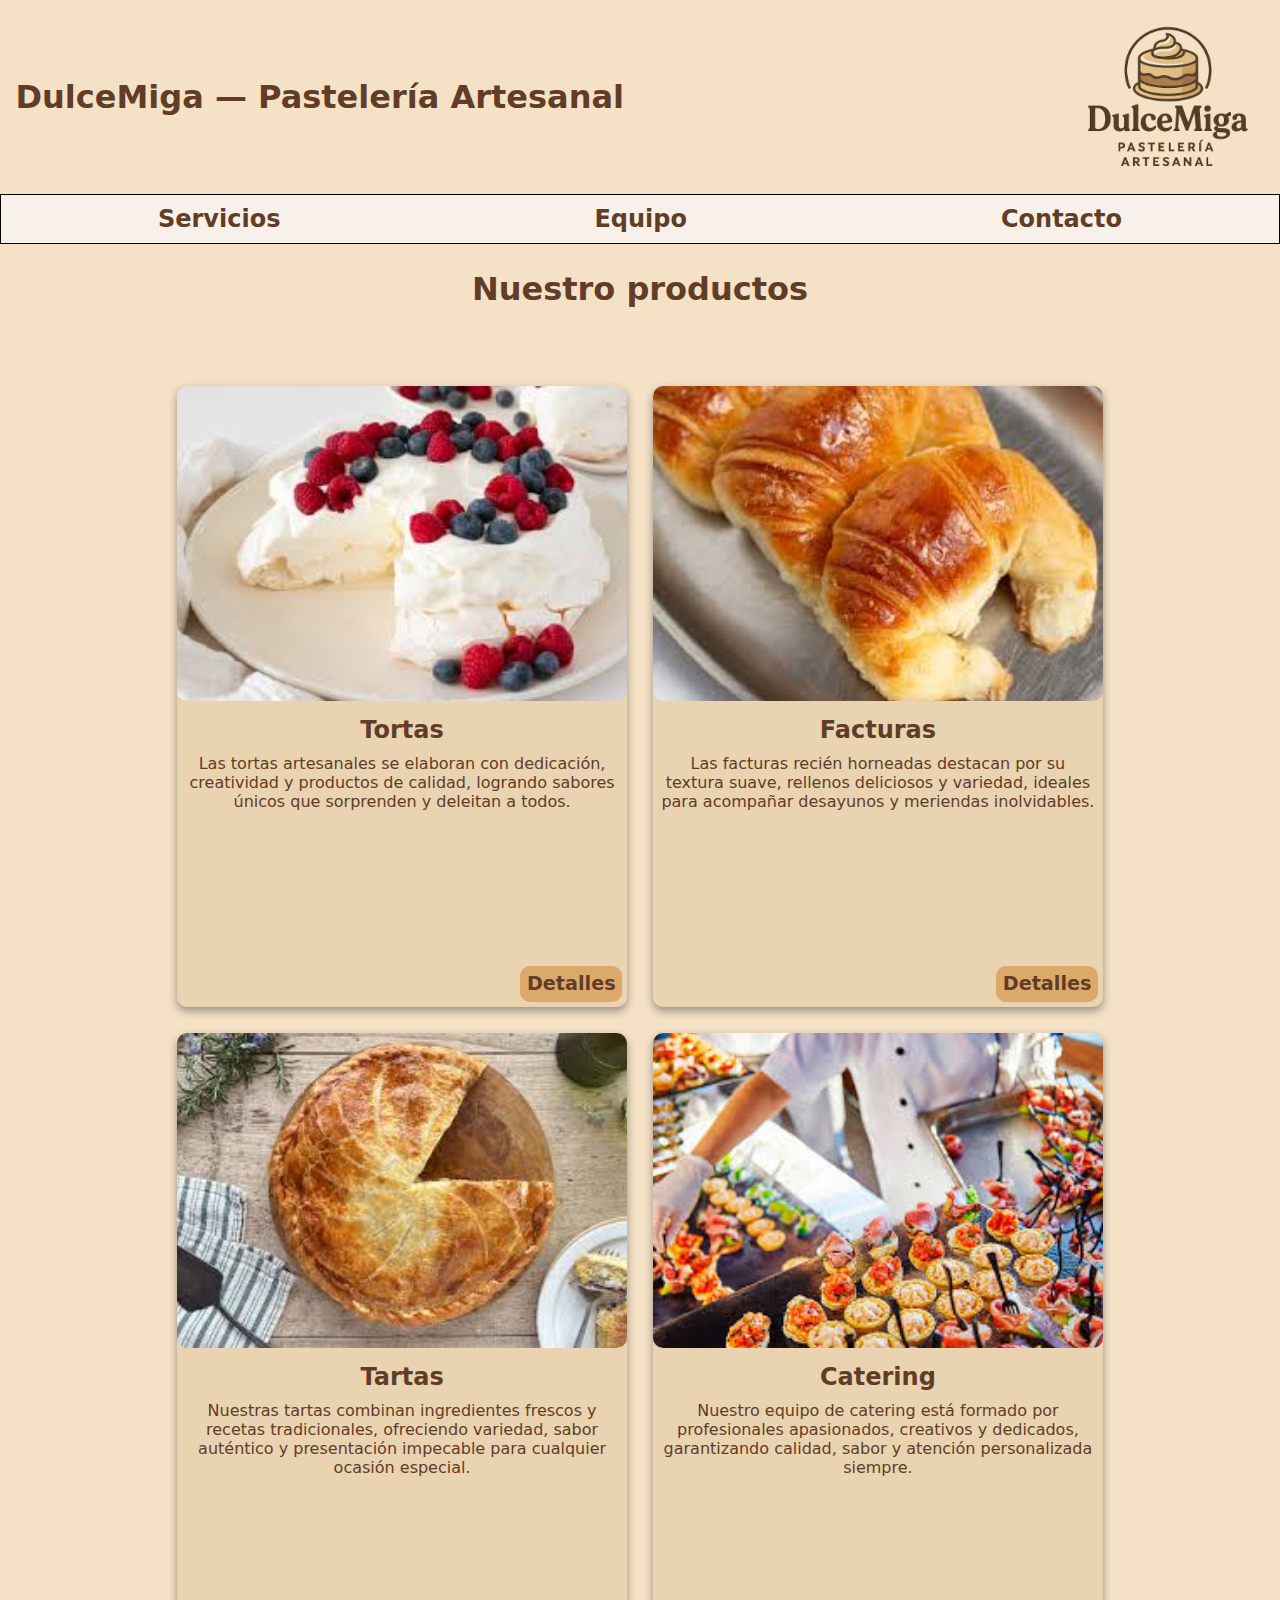
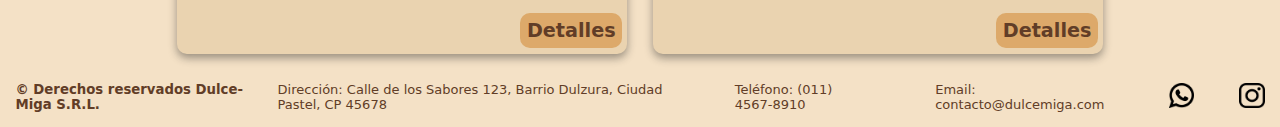
<file: index.html>
<!DOCTYPE html>
<html lang="es">
  <head>
    <meta charset="UTF-8" />
    <meta name="viewport" content="width=device-width, initial-scale=1.0" />
    <link rel="stylesheet" href="./styles/central.css" />
    <link rel="icon" href="./img/logos/muffin.png" type="image/png" />
    <title>DulceMiga — Pastelería Artesanal</title>
  </head>
  <body">
    <header>
      <div class="contenedor-nombre-logo">
        <h1>DulceMiga — Pastelería Artesanal</h1>
        <img
          class="imagen"
          src="./img/logos/logo_dulce-miga.png"
          alt="Logo de la Pastelería Artesanal, Dulce Miga."
        />
      </div>
      <nav class="navegacion">
        <ul class="navegacion__links">
          <li><a href="./pages/servicios.html">Servicios</a></li>
          <li><a href="./pages/equipo.html">Equipo</a></li>
          <li><a href="./pages/contacto.html">Contacto</a></li>
        </ul>
      </nav>
    </header>
    <main>
      <h1 class="titulo" id="titulo-principal">Nuestro productos</h1>
      <section class="card__contenedor">
        <section class="card">
          <div class="card__imagen-contenedor">
            <img
              src="./img/cards-index/tortas.jpg"
              alt="Imagen de  nuestras tortas."
              class="card__imagen"
            />
          </div>
          <div class="card__contenido">
            <h2>Tortas</h2>
            <p>
              Las tortas artesanales se elaboran con dedicación, creatividad y
              productos de calidad, logrando sabores únicos que sorprenden y
              deleitan a todos.
            </p>
          </div>
          <div class="card__detalles">
            <a href="./pages/servicios.html#tortas">Detalles</a>
          </div>
        </section>

        <section class="card">
          <div class="card__imagen-contenedor">
            <img
              src="./img/cards-index/facturas.jpg"
              alt="Imagen de  nuestras facturas."
              class="card__imagen"
            />
          </div>
          <div class="card__contenido">
            <h2>Facturas</h2>
            <p>
              Las facturas recién horneadas destacan por su textura suave,
              rellenos deliciosos y variedad, ideales para acompañar desayunos y
              meriendas inolvidables.
            </p>
          </div>
          <div class="card__detalles">
            <a href="./pages/servicios.html#facturas">Detalles</a>
          </div>
        </section>

        <section class="card">
          <div class="card__imagen-contenedor">
            <img
              src="./img/cards-index/tartas.jpg"
              alt="Imagen de  nuestras tartas."
              class="card__imagen"
            />
          </div>
          <div class="card__contenido">
            <h2>Tartas</h2>
            <p class="card__contenido-p">
              Nuestras tartas combinan ingredientes frescos y recetas
              tradicionales, ofreciendo variedad, sabor auténtico y presentación
              impecable para cualquier ocasión especial.
            </p>
          </div>
          <div class="card__detalles">
            <a href="./pages/servicios.html#tartas">Detalles</a>
          </div>
        </section>

        <section class="card">
          <div class="card__imagen-contenedor">
            <img
              src="./img/cards-index/catering.jpg"
              alt="Imagen de  nuestro equipo de catering trabajando."
              class="card__imagen"
            />
          </div>
          <div class="card__contenido">
            <h2>Catering</h2>
            <p>
              Nuestro equipo de catering está formado por profesionales
              apasionados, creativos y dedicados, garantizando calidad, sabor y
              atención personalizada siempre.
            </p>
          </div>
          <div class="card__detalles">
            <a href="./pages/servicios.html#catering">Detalles</a>
          </div>
        </section>
      </section>
    </main>
    <footer>
      <nav class="navegador-footer">
        <h5>&copy; Derechos reservados Dulce-Miga S.R.L.</h5>
        <ul class="navegador-footer__links">
          <li>
            Dirección: Calle de los Sabores 123, Barrio Dulzura, Ciudad Pastel,
            CP 45678
          </li>
          <li>Teléfono: (011) 4567-8910</li>
          <li>Email: contacto@dulcemiga.com</li>
          <li>
            <span class="navegador-footer__redes">
              <a
                target="_blank"
                href="https://wa.me/543364313350"
              >
                <img
                  src="./img/logos/whatsapp.png"
                  alt="Icono de Whatsapp"
                  class="navegador-footer__imagen"
                />
              </a>
              <a
                target="_blank"
                href="https://www.instagram.com/"
              >
                <img
                  src="./img/logos/instagram.png"
                  alt="Icono de Instagram"
                  class="navegador-footer__imagen"
                />
              </a>
            </span>
          </li>
        </ul>
      </nav>
    </footer>
  </body>
</html>
</file>
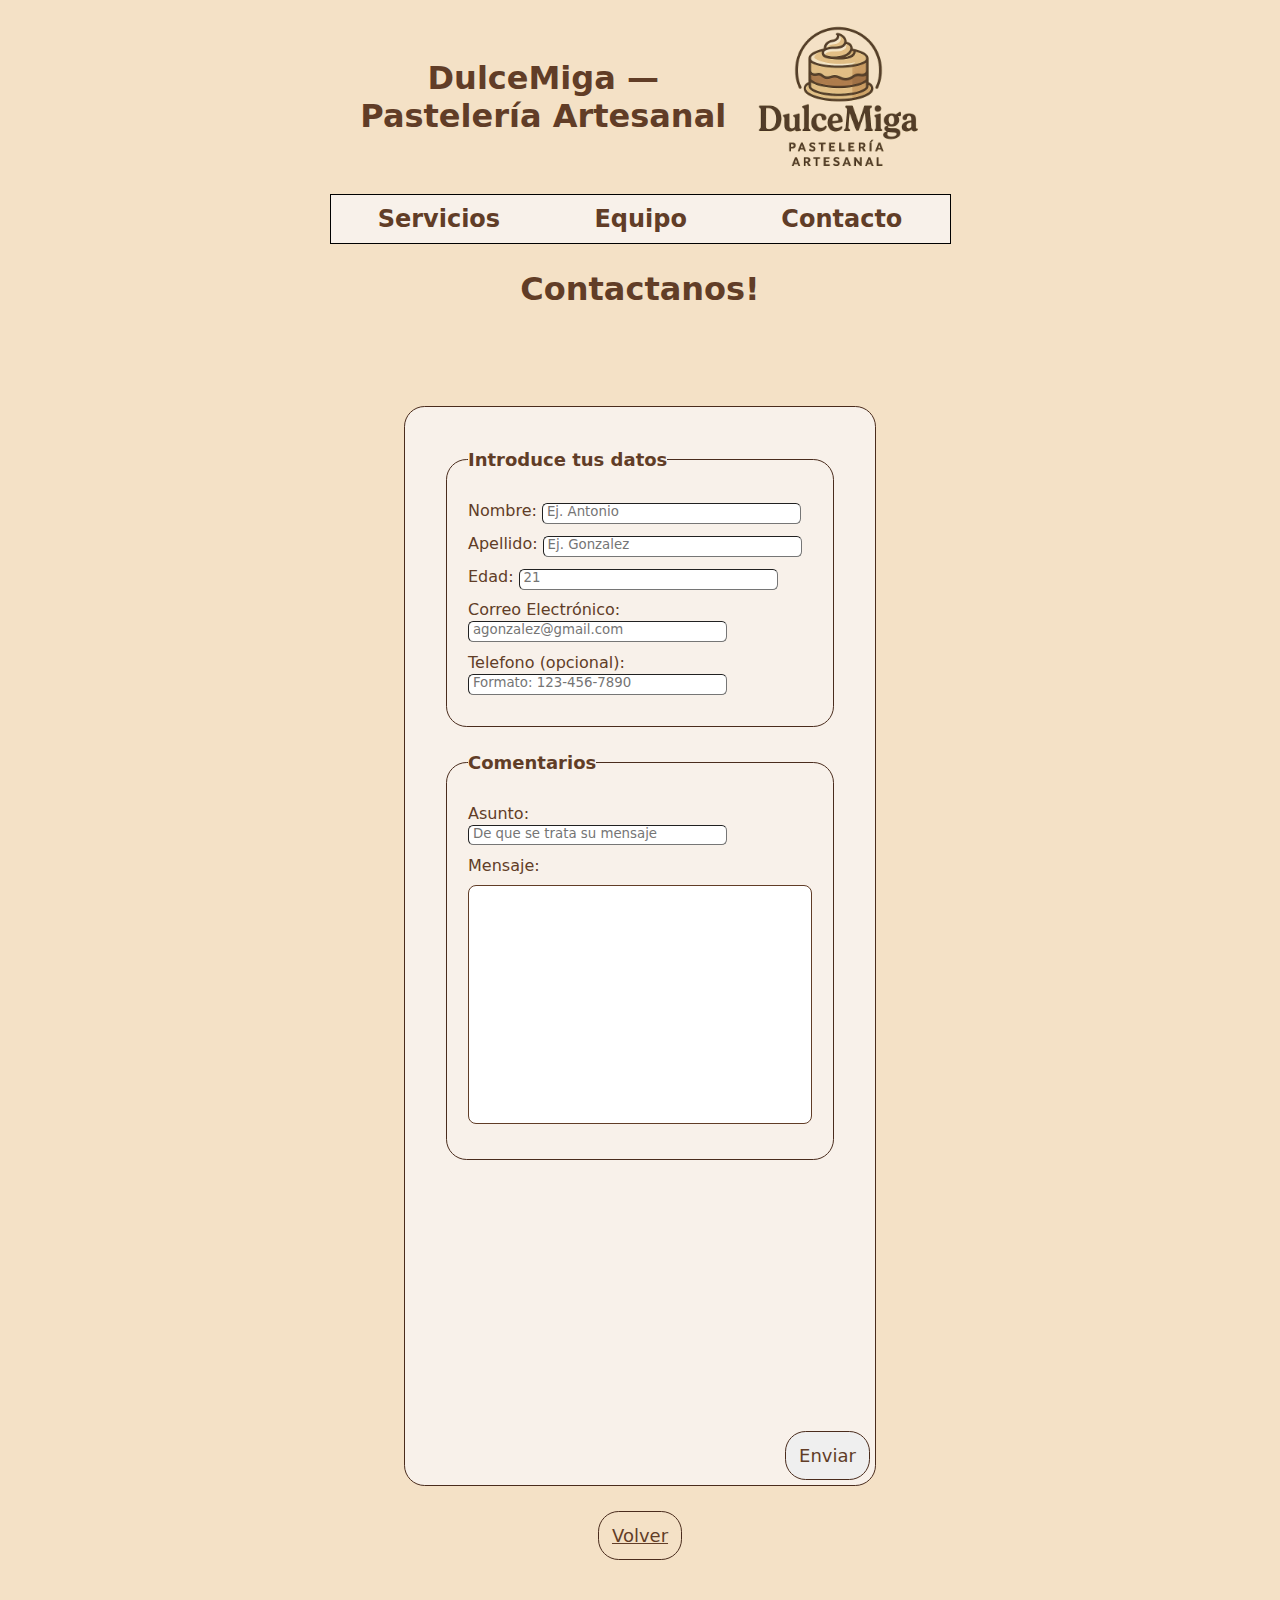
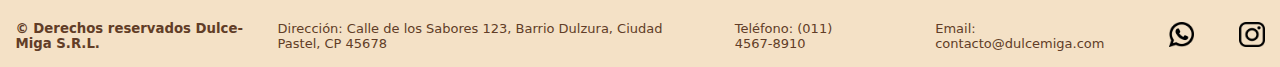
<file: pages/contacto.html>
<!DOCTYPE html>
<html lang="es">
  <head>
    <meta charset="UTF-8" />
    <meta name="viewport" content="width=device-width, initial-scale=1.0" />
    <link rel="stylesheet" href="../styles/central.css" />
    <title>Contacto</title>
  </head>
  <body class="contacto-pagina">
    <header id="contacto-header">
      <div class="contenedor-nombre-logo">
        <h1 id="nombre-logo-contacto">DulceMiga — Pastelería Artesanal</h1>
        <img
          class="imagen"
          src="../img/logos/logo_dulce-miga.png"
          alt="Logo de la Pastelería Artesanal, Dulce Miga."
        />
      </div>
      <nav class="navegacion" id="navegacion-contacto">
        <ul class="navegacion__links">
          <li><a href="../pages/servicios.html">Servicios</a></li>
          <li><a href="../pages/equipo.html">Equipo</a></li>
          <li><a href="../pages/contacto.html">Contacto</a></li>
        </ul>
      </nav>
      <h1 class="titulo">Contactanos!</h1>
    </header>
    <main>
      <form action="#" method="get" class="formulario">
        <fieldset class="formulario__datos">
          <legend class="formulario__leyenda">Introduce tus datos</legend>
          <div class="formulario__informacion">
            <label for="nombre-pila">Nombre:</label>
            <input
              class="formulario__input"
              type="text"
              name="nombre-pila"
              id="nombre-pila"
              placeholder="Ej. Antonio"
              autocomplete="name"
              maxlength="50"
              minlength="2"
              required
            />
          </div>
          <div class="formulario__informacion">
            <label for="nombre-familiar">Apellido:</label>
            <input
              class="formulario__input"
              type="text"
              name="nombre-familiar"
              id="nombre-familiar"
              placeholder="Ej. Gonzalez"
              autocomplete="family-name"
              maxlength="50"
              min="2"
              required
            />
          </div>
          <div class="formulario__informacion">
            <label for="edad">Edad:</label>
            <input
              class="formulario__input"
              type="number"
              name="edad"
              id="edad"
              placeholder="21"
              autocomplete="cc-number"
              minlength="18"
              maxlength="121"
              required
            />
          </div>
          <div class="formulario__informacion">
            <label for="correo-electronico">Correo Electrónico:</label>
            <input
              class="formulario__input"
              type="email"
              name="correo-electronico"
              id="correo-electronico"
              placeholder="agonzalez@gmail.com"
              autocomplete="email"
              minlength="10"
              maxlength="75"
              required
            />
          </div>
          <div class="formulario__informacion">
            <label for="telefono">Telefono (opcional):</label>
            <input
              class="formulario__input"
              type="tel"
              name="telefono"
              id="telefono"
              placeholder="Formato: 123-456-7890"
              pattern="[0-9]{3}-[0-9]{3}-[0-9]{4}"
              maxlength="13"
            />
          </div>
        </fieldset>
        <fieldset class="formulario__comentarios">
          <legend class="formulario__leyenda">Comentarios</legend>
          <div class="formulario__informacion">
            <label for="asunto-mensaje">Asunto:</label>
            <br />
            <input
              class="formulario__input"
              type="text"
              name="asunto-mensaje"
              id="asunto-mensaje"
              placeholder="De que se trata su mensaje"
              maxlength="30"
              required
            />
          </div>

          <div>
            <label for="mensaje">Mensaje:</label>
            <br />
            <textarea
              class="formulario__informacion"
              name="mensaje"
              id="mensaje"
              rows="15"
              cols="45"
              required
            ></textarea>
          </div>
        </fieldset>
        <div>
          <button class="formulario__btn">Enviar</button>
        </div>
      </form>
      <div class="contenedor-volver">
        <a class="volver" href="../index.html">Volver</a>
      </div>
    </main>
    <footer>
      <nav class="navegador-footer">
        <h5>&copy; Derechos reservados Dulce-Miga S.R.L.</h5>
        <ul class="navegador-footer__links">
          <li>
            Dirección: Calle de los Sabores 123, Barrio Dulzura, Ciudad Pastel,
            CP 45678
          </li>
          <li>Teléfono: (011) 4567-8910</li>
          <li>Email: contacto@dulcemiga.com</li>
          <li>
            <span class="navegador-footer__redes">
              <a target="_blank" href="https://wa.me/543364313350">
                <img
                  src="../img/logos/whatsapp.png"
                  alt="Icono de Whatsapp"
                  class="navegador-footer__imagen"
                />
              </a>
              <a target="_blank" href="https://www.instagram.com/">
                <img
                  src="../img/logos/instagram.png"
                  alt="Icono de Instagram"
                  class="navegador-footer__imagen"
                />
              </a>
            </span>
          </li>
        </ul>
      </nav>
    </footer>
  </body>
</html>
</file>
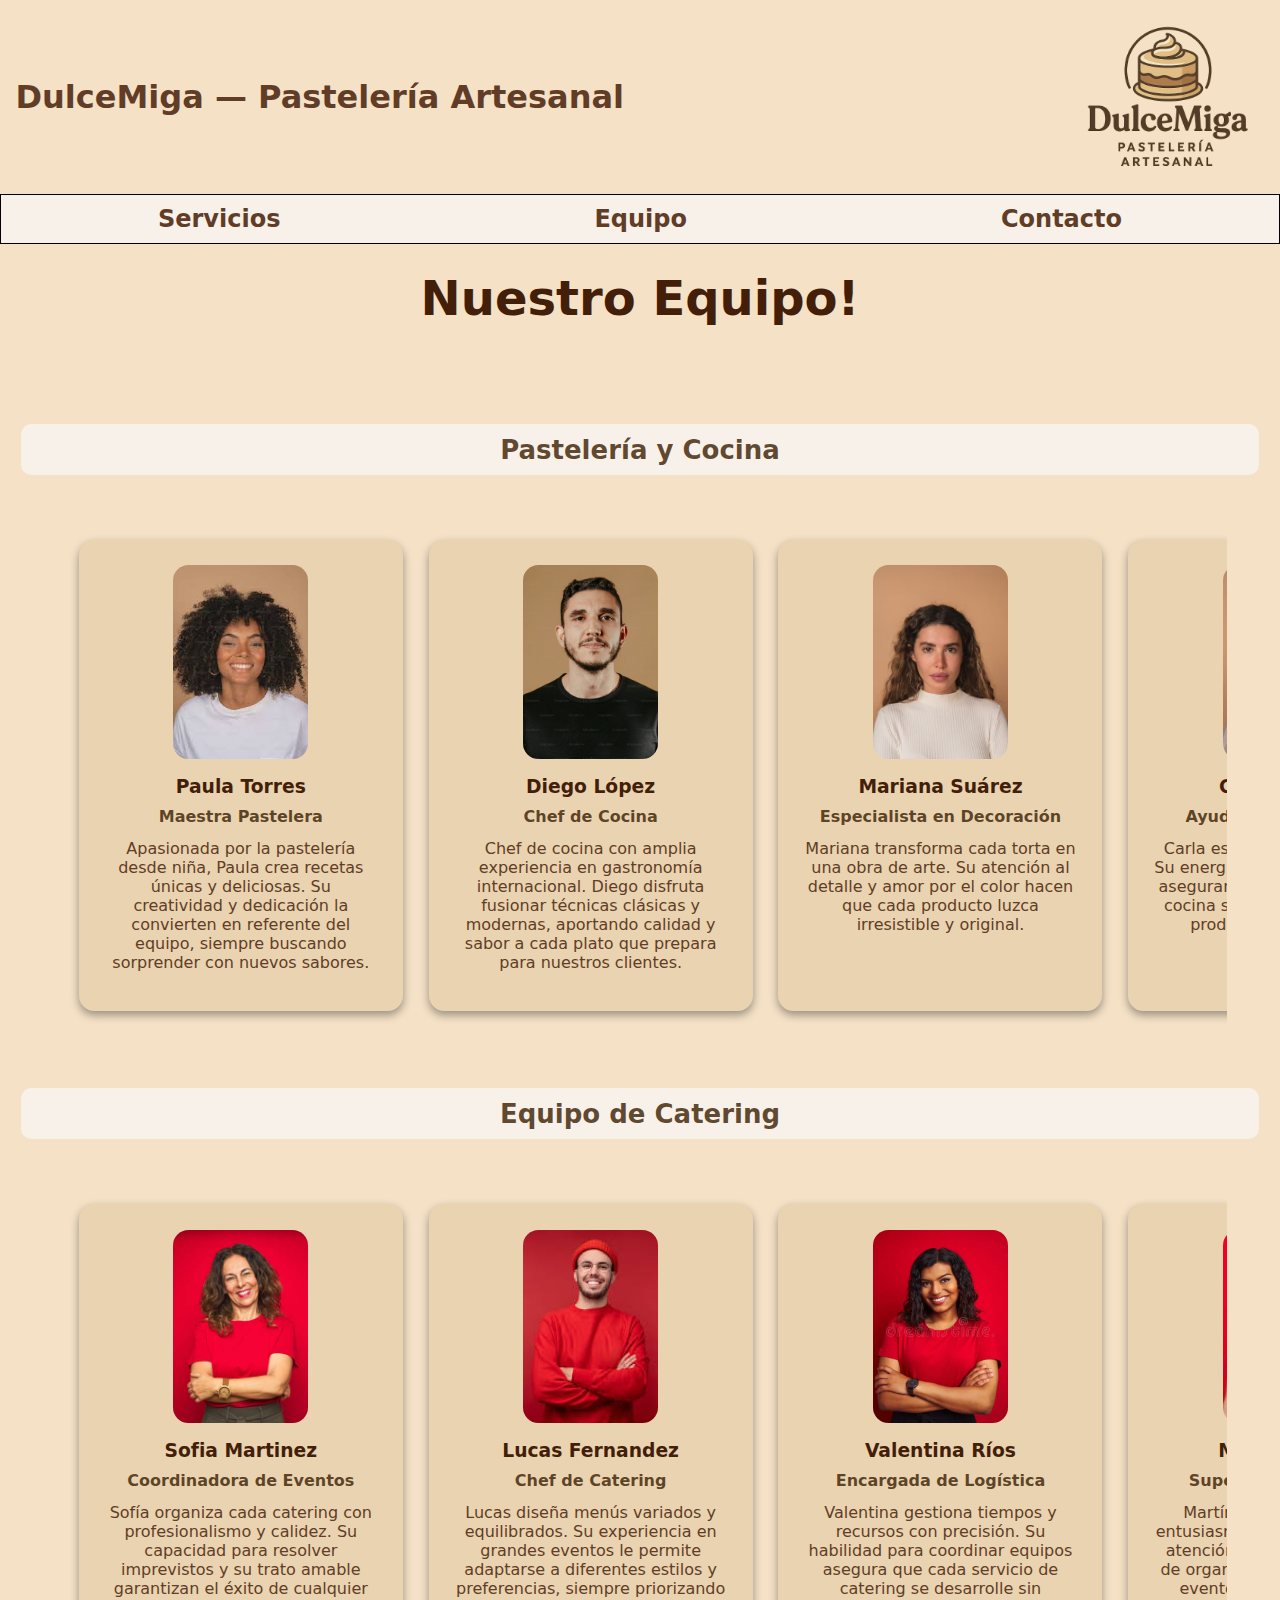
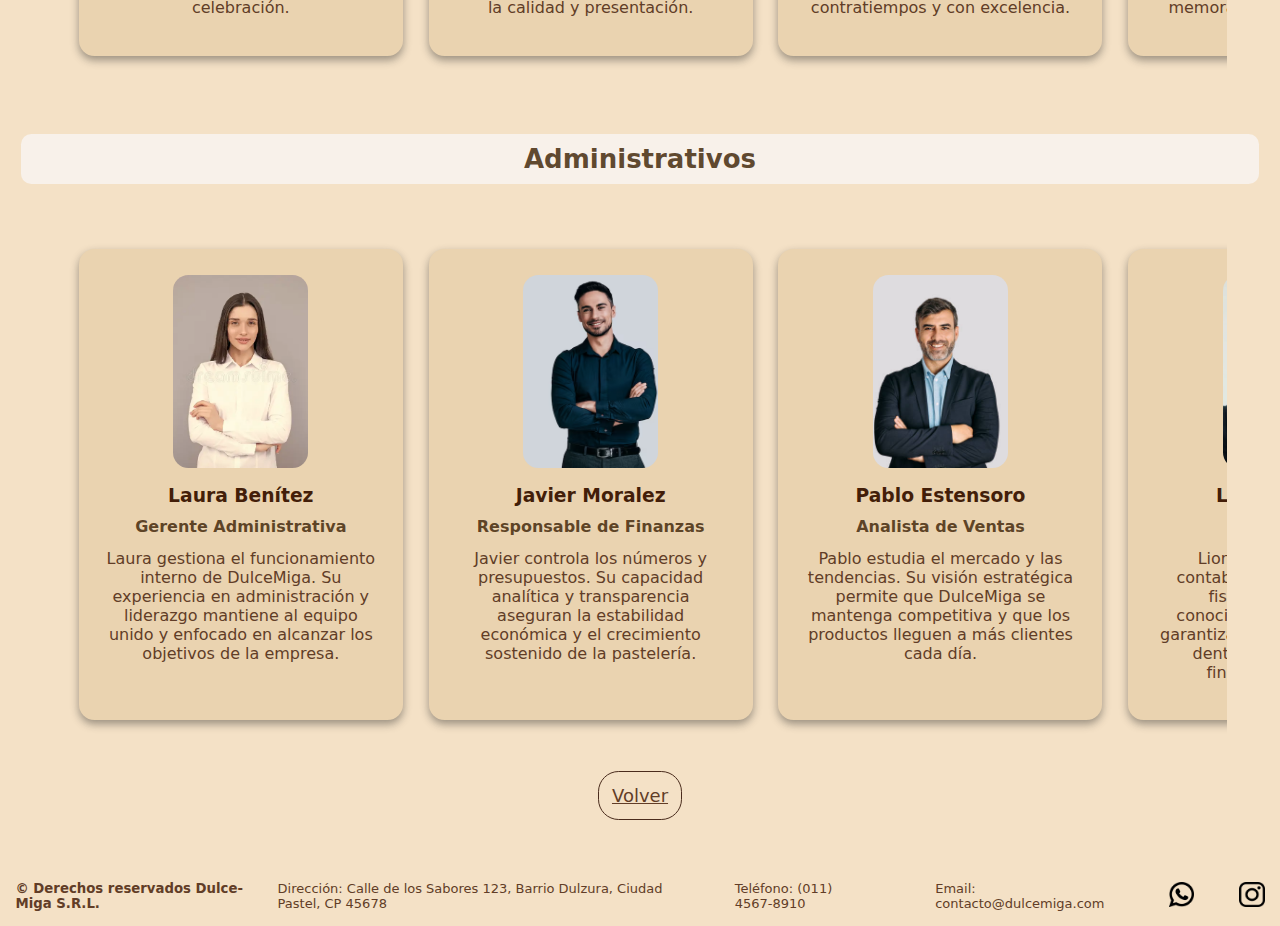
<file: pages/equipo.html>
<!DOCTYPE html>
<html lang="es">
  <head>
    <meta charset="UTF-8" />
    <meta name="viewport" content="width=device-width, initial-scale=1.0" />
    <link rel="stylesheet" href="../styles/central.css" />
    <title>Equipo</title>
  </head>
  <body>
    <header>
      <div class="contenedor-nombre-logo">
        <h1>DulceMiga — Pastelería Artesanal</h1>
        <img
          class="imagen"
          src="../img/logos/logo_dulce-miga.png"
          alt="Logo de la Pastelería Artesanal, Dulce Miga."
        />
      </div>
      <nav class="navegacion">
        <ul class="navegacion__links">
          <li><a href="../pages/servicios.html">Servicios</a></li>
          <li><a href="../pages/equipo.html">Equipo</a></li>
          <li><a href="../pages/contacto.html">Contacto</a></li>
        </ul>
      </nav>
      <h1 class="titulo-equipo">Nuestro Equipo!</h1>
    </header>
    <main>
      <section>
        <h2 class="subtitulo-equipo">Pastelería y Cocina</h2>
        <div class="contenedor-equipo">
          <div class="card-equipo">
            <img
              src="../img/personal/paula-torres.jpg"
              alt="Foto de Paula Torres, Maestra Pastelera"
            />
            <h3>Paula Torres</h3>
            <article class="">
              <h4>Maestra Pastelera</h4>
              <p>
                Apasionada por la pastelería desde niña, Paula crea recetas
                únicas y deliciosas. Su creatividad y dedicación la convierten
                en referente del equipo, siempre buscando sorprender con nuevos
                sabores.
              </p>
            </article>
          </div>

          <div class="card-equipo">
            <img
              src="../img/personal/diego-lopez.jpg"
              alt="Foto de Diego López, Chef de Cocina"
            />
            <h3>Diego López</h3>
            <article>
              <h4>Chef de Cocina</h4>
              <p>
                Chef de cocina con amplia experiencia en gastronomía
                internacional. Diego disfruta fusionar técnicas clásicas y
                modernas, aportando calidad y sabor a cada plato que prepara
                para nuestros clientes.
              </p>
            </article>
          </div>
          <div class="card-equipo">
            <img
              src="../img/personal/mariana-suarez.avif"
              alt="Foto de Mariana Suárez, Especialista en Decoración"
            />
            <h3>Mariana Suárez</h3>
            <article>
              <h4>Especialista en Decoración</h4>
              <p>
                Mariana transforma cada torta en una obra de arte. Su atención
                al detalle y amor por el color hacen que cada producto luzca
                irresistible y original.
              </p>
            </article>
          </div>
          <div class="card-equipo">
            <img
              src="../img/personal/carla-mendez.avif"
              alt="Foto de Carla Méndez, Ayudante de Pastelería"
            />
            <h3>Carla Méndez</h3>
            <article>
              <h4>Ayudante de Pastelería</h4>
              <p>
                Carla es organizada y eficiente. Su energía positiva y
                compromiso aseguran que cada jornada en la cocina sea productiva
                y que los productos mantengan su excelencia.
              </p>
            </article>
          </div>
          <div class="card-equipo">
            <img
              src="../img/personal/andres-ramirez.avif"
              alt="Foto de Andrés Ramirez, Panadero Artesanal"
            />
            <h3>Andrés Ramirez</h3>
            <article>
              <h4>Panadero Artesanal</h4>
              <p>
                Andrés domina las masas y fermentaciones. Su pasión por el pan
                fresco y los ingredientes naturales se refleja en cada pieza que
                sale del horno de DulceMiga.
              </p>
            </article>
          </div>
        </div>
      </section>
      <section>
        <h2 class="subtitulo-equipo">Equipo de Catering</h2>
        <div class="contenedor-equipo">
          <div class="card-equipo">
            <img
              src="../img/personal/sofia-martinez.jpg"
              alt="Foto de Sofia Martinez, Coordinadora de Eventos"
            />
            <h3>Sofia Martinez</h3>
            <article>
              <h4>Coordinadora de Eventos</h4>
              <p>
                Sofía organiza cada catering con profesionalismo y calidez. Su
                capacidad para resolver imprevistos y su trato amable garantizan
                el éxito de cualquier celebración.
              </p>
            </article>
          </div>
          <div class="card-equipo">
            <img
              src="../img/personal/lucas-fernandez.jpg"
              alt="Foto de Lucas Fernandez, Chef de Catering"
            />
            <h3>Lucas Fernandez</h3>
            <article>
              <h4>Chef de Catering</h4>
              <p>
                Lucas diseña menús variados y equilibrados. Su experiencia en
                grandes eventos le permite adaptarse a diferentes estilos y
                preferencias, siempre priorizando la calidad y presentación.
              </p>
            </article>
          </div>
          <div class="card-equipo">
            <img
              src="../img/personal/valentina-rios.webp"
              alt="Foto de Valentina Ríos, Encargada de Logística"
            />
            <h3>Valentina Ríos</h3>
            <article>
              <h4>Encargada de Logística</h4>
              <p>
                Valentina gestiona tiempos y recursos con precisión. Su
                habilidad para coordinar equipos asegura que cada servicio de
                catering se desarrolle sin contratiempos y con excelencia.
              </p>
            </article>
          </div>
          <div class="card-equipo">
            <img
              src="../img/personal/martin-castro.jpg"
              alt="Foto de Martín Castro, Supervisor de Servicio"
            />
            <h3>Martín Castro</h3>
            <article>
              <h4>Supervisor de Servicio</h4>
              <p>
                Martín lidera al equipo con entusiasmo y responsabilidad. Su
                atención al cliente y capacidad de organización hacen que cada
                evento sea una experiencia memorable para los invitados.
              </p>
            </article>
          </div>
          <div class="card-equipo">
            <img
              src="../img/personal/camila-gomez.jpg"
              alt="Foto de Camila Gómez, Asistente de Catering"
            />
            <h3>Camila Gómez</h3>
            <article>
              <h4>Asistente de Catering</h4>
              <p>
                Camila apoya en la preparación y montaje de los servicios. Su
                dedicación y buena predisposición contribuyen a que todo salga
                perfecto y los clientes queden satisfechos.
              </p>
            </article>
          </div>
        </div>
      </section>
      <section>
        <h2 class="subtitulo-equipo">Administrativos</h2>
        <div class="contenedor-equipo">
          <div class="card-equipo">
            <img
              src="../img/personal/laura-benitez.webp"
              alt="Foto de Laura Benítez, Gerente Administrativa"
            />
            <h3>Laura Benítez</h3>
            <article>
              <h4>Gerente Administrativa</h4>
              <p>
                Laura gestiona el funcionamiento interno de DulceMiga. Su
                experiencia en administración y liderazgo mantiene al equipo
                unido y enfocado en alcanzar los objetivos de la empresa.
              </p>
            </article>
          </div>
          <div class="card-equipo">
            <img
              src="../img/personal/javier-morales.jpg"
              alt="Foto de Javier Morales, Responsable de Finanzas"
            />
            <h3>Javier Moralez</h3>
            <article>
              <h4>Responsable de Finanzas</h4>
              <p>
                Javier controla los números y presupuestos. Su capacidad
                analítica y transparencia aseguran la estabilidad económica y el
                crecimiento sostenido de la pastelería.
              </p>
            </article>
          </div>

          <div class="card-equipo">
            <img
              src="../img/personal/pablo-estensoro.jpg"
              alt="Foto de Pablo Estensoro, Analista de Ventas"
            />
            <h3>Pablo Estensoro</h3>
            <article>
              <h4>Analista de Ventas</h4>
              <p>
                Pablo estudia el mercado y las tendencias. Su visión estratégica
                permite que DulceMiga se mantenga competitiva y que los
                productos lleguen a más clientes cada día.
              </p>
            </article>
          </div>
          <div class="card-equipo">
            <img
              src="../img/personal/lionel-aguirre.webp"
              alt="Foto de Lionel Aguirre, Contador"
            />
            <h3>Lionel Aguirre</h3>
            <article>
              <h4>Contador</h4>
              <p>
                Lionel se encarga de la contabilidad y cumplimiento fiscal. Su
                precisión y conocimiento en normativas garantizan que DulceMiga
                opere dentro del marco legal y financiero adecuado.
              </p>
            </article>
          </div>

          <div class="card-equipo">
            <img
              src="../img/personal/monica-diaz.jpg"
              alt="Foto de Monica Díaz, Secretaria Ejecutiva"
            />
            <h3>Monica Díaz</h3>
            <article>
              <h4>Secretaria Ejecutiva</h4>
              <p>
                Mónica organiza agendas y comunicaciones. Su eficiencia y
                cordialidad facilitan el trabajo diario, asegurando que cada
                área funcione en armonía y sin inconvenientes.
              </p>
            </article>
          </div>
        </div>
      </section>
      <div class="contenedor-volver">
        <a class="volver" href="../index.html">Volver</a>
      </div>
    </main>
     <footer>
      <nav class="navegador-footer">
        <h5>&copy; Derechos reservados Dulce-Miga S.R.L.</h5>
        <ul class="navegador-footer__links">
          <li>
            Dirección: Calle de los Sabores 123, Barrio Dulzura, Ciudad Pastel,
            CP 45678
          </li>
          <li>Teléfono: (011) 4567-8910</li>
          <li>Email: contacto@dulcemiga.com</li>
          <li>
            <span class="navegador-footer__redes">
              <a
                target="_blank"
                href="https://wa.me/543364313350"
              >
                <img
                  src="../img/logos/whatsapp.png"
                  alt="Icono de Whatsapp"
                  class="navegador-footer__imagen"
                />
              </a>
              <a
                target="_blank"
                href="https://www.instagram.com/"
              >
                <img
                  src="../img/logos/instagram.png"
                  alt="Icono de Instagram"
                  class="navegador-footer__imagen"
                />
              </a>
            </span>
          </li>
        </ul>
      </nav>
    </footer>
  </body>
</html>
</file>
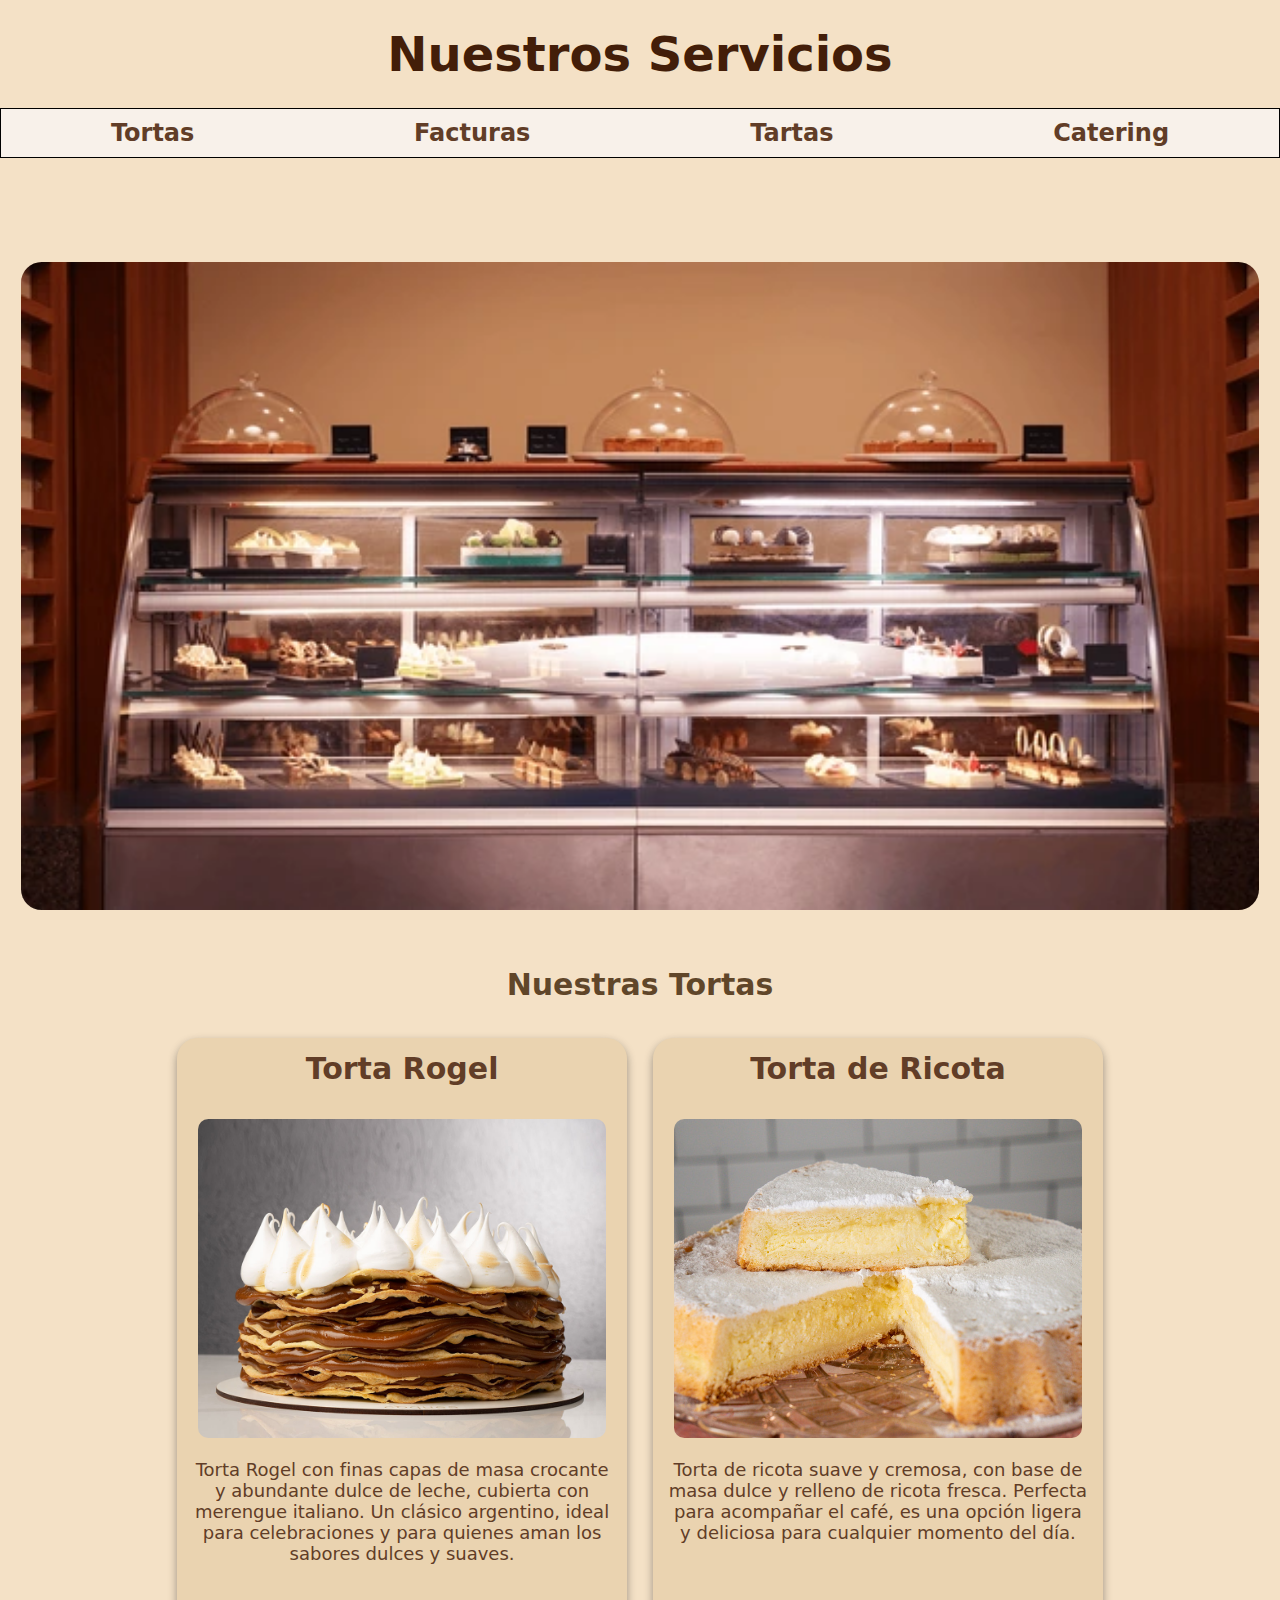
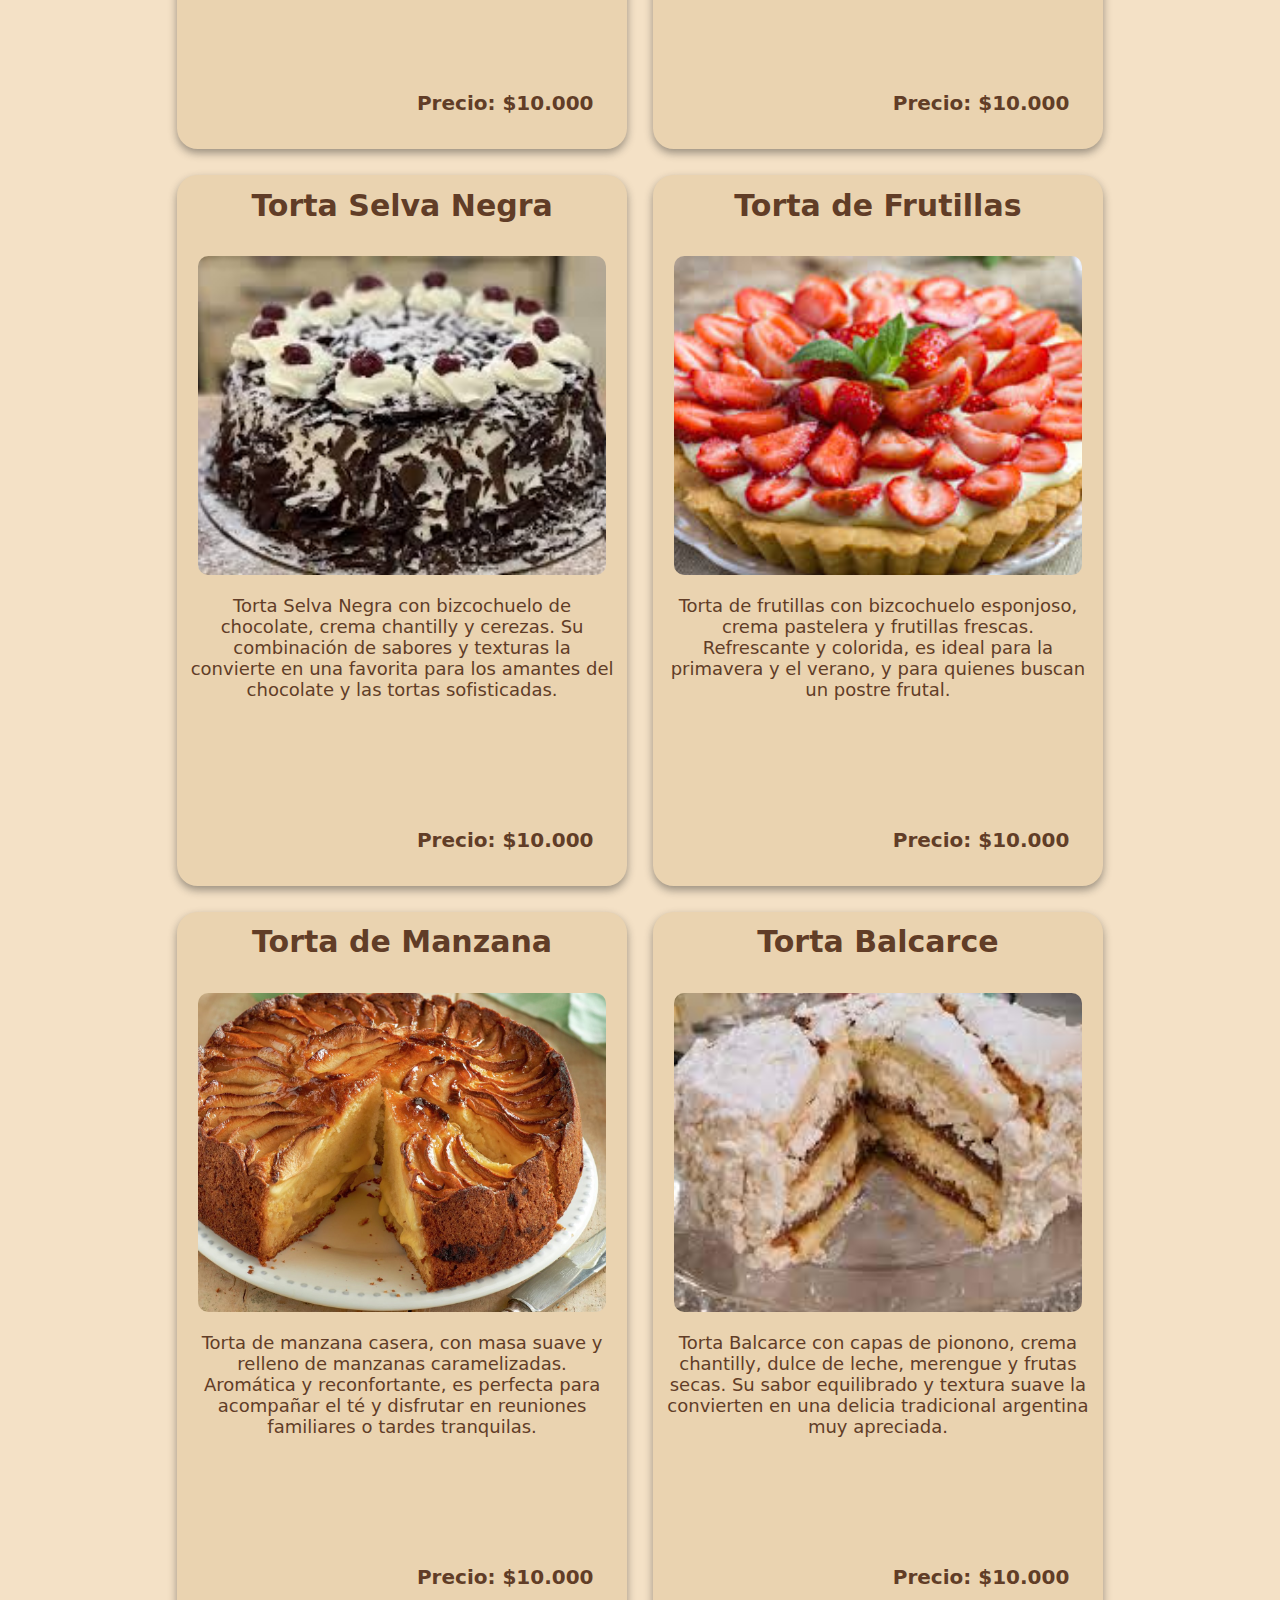
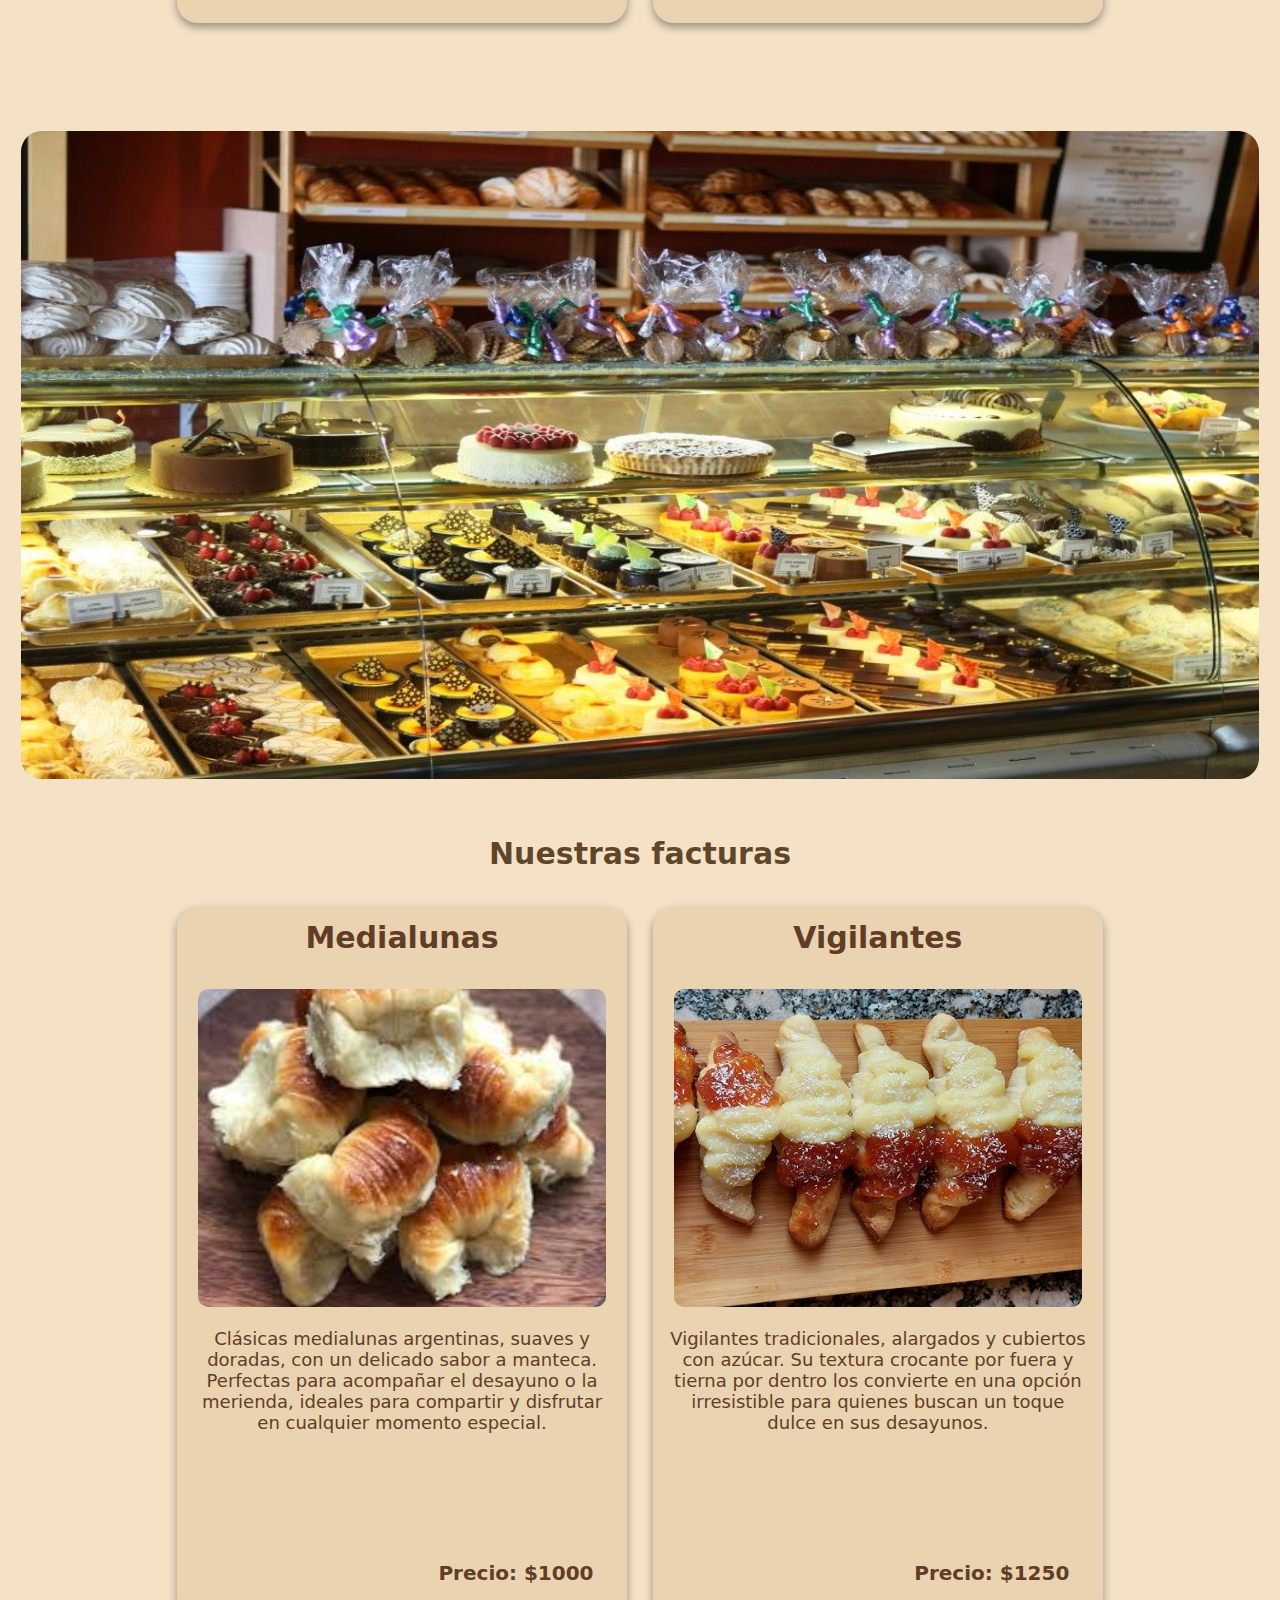
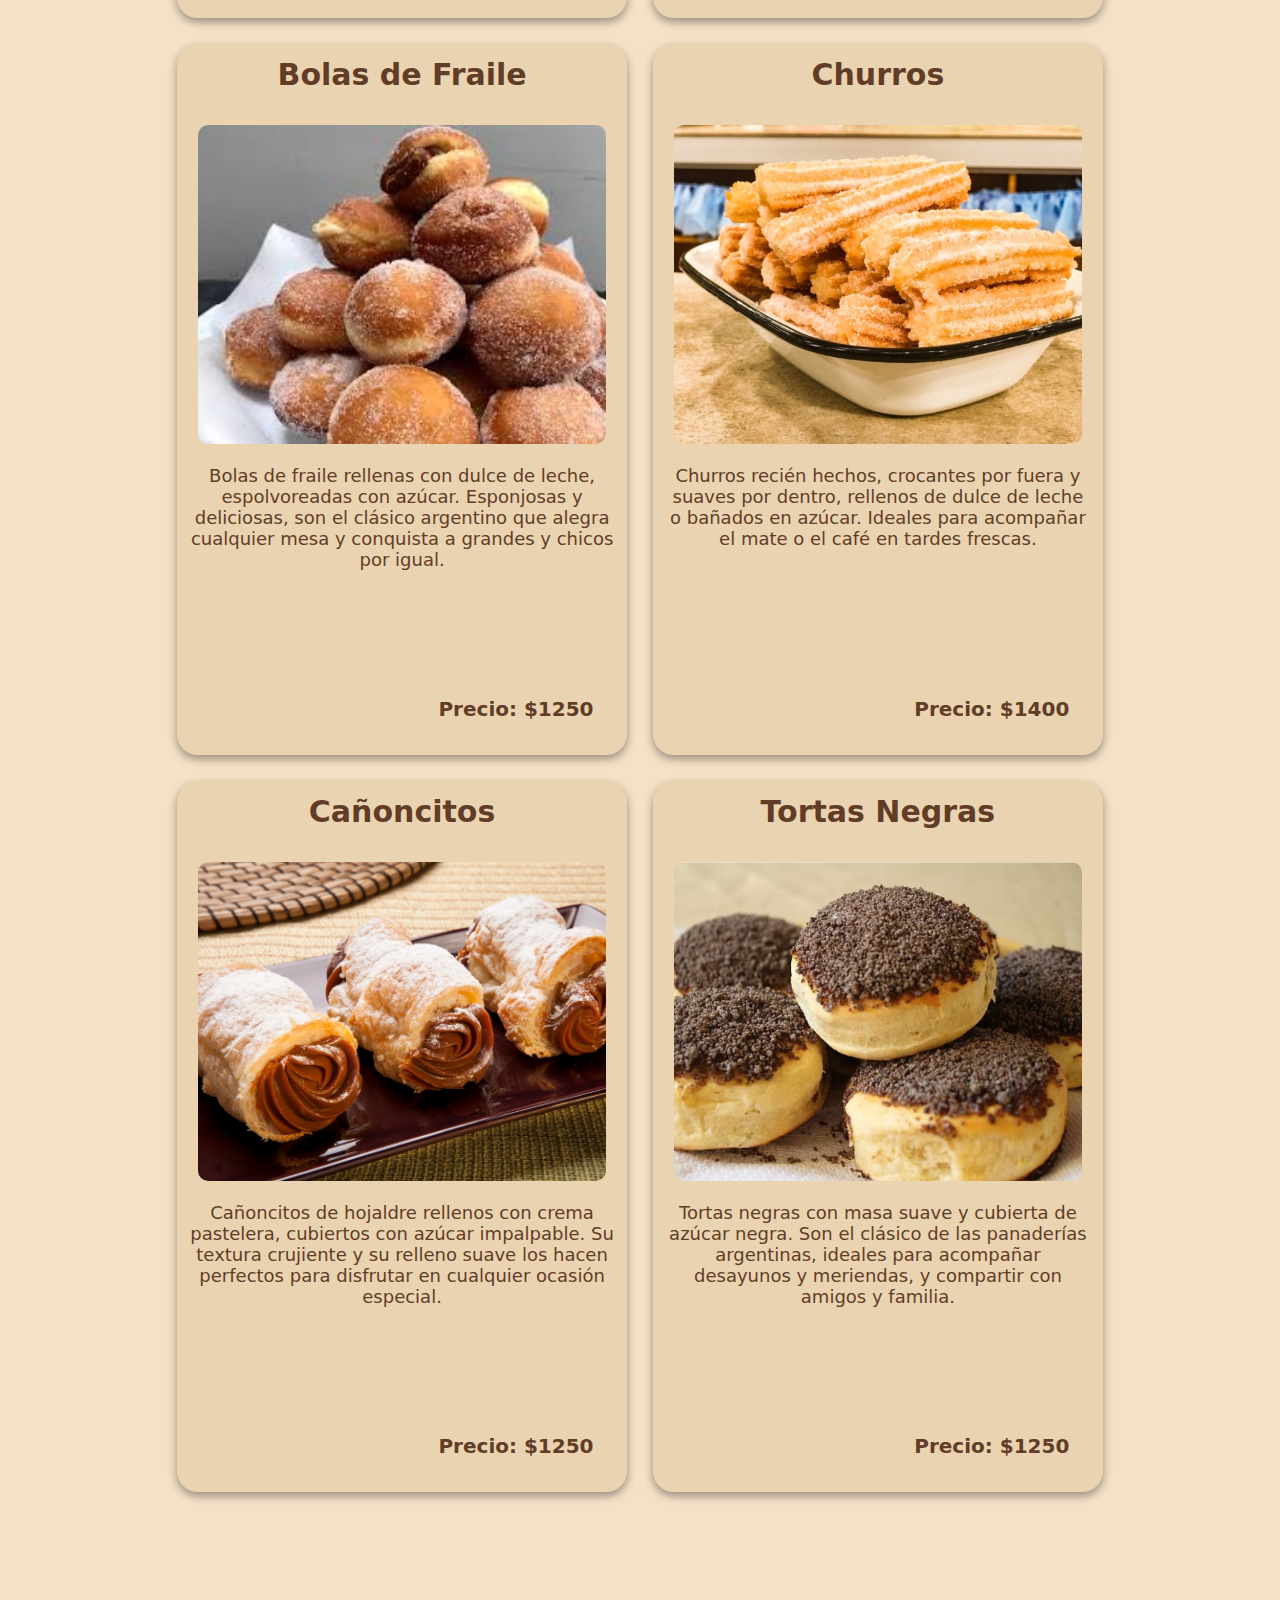
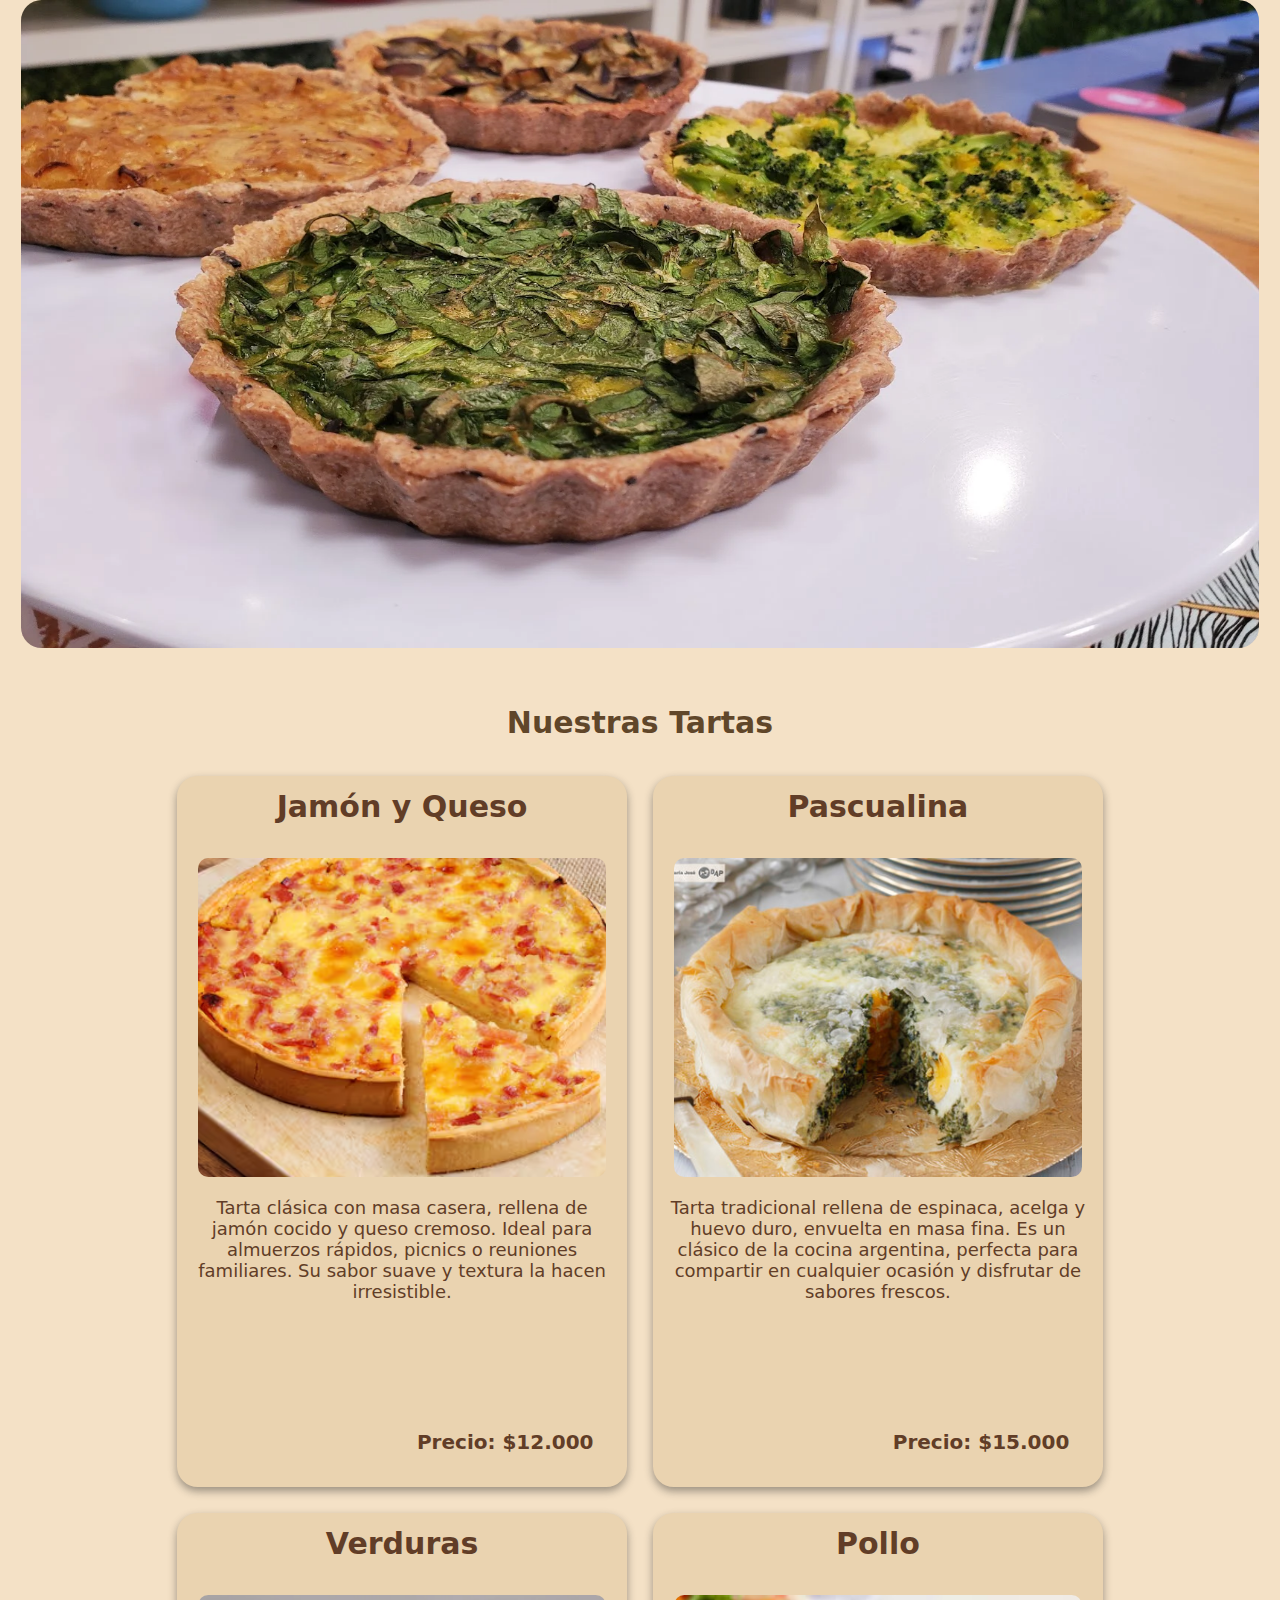
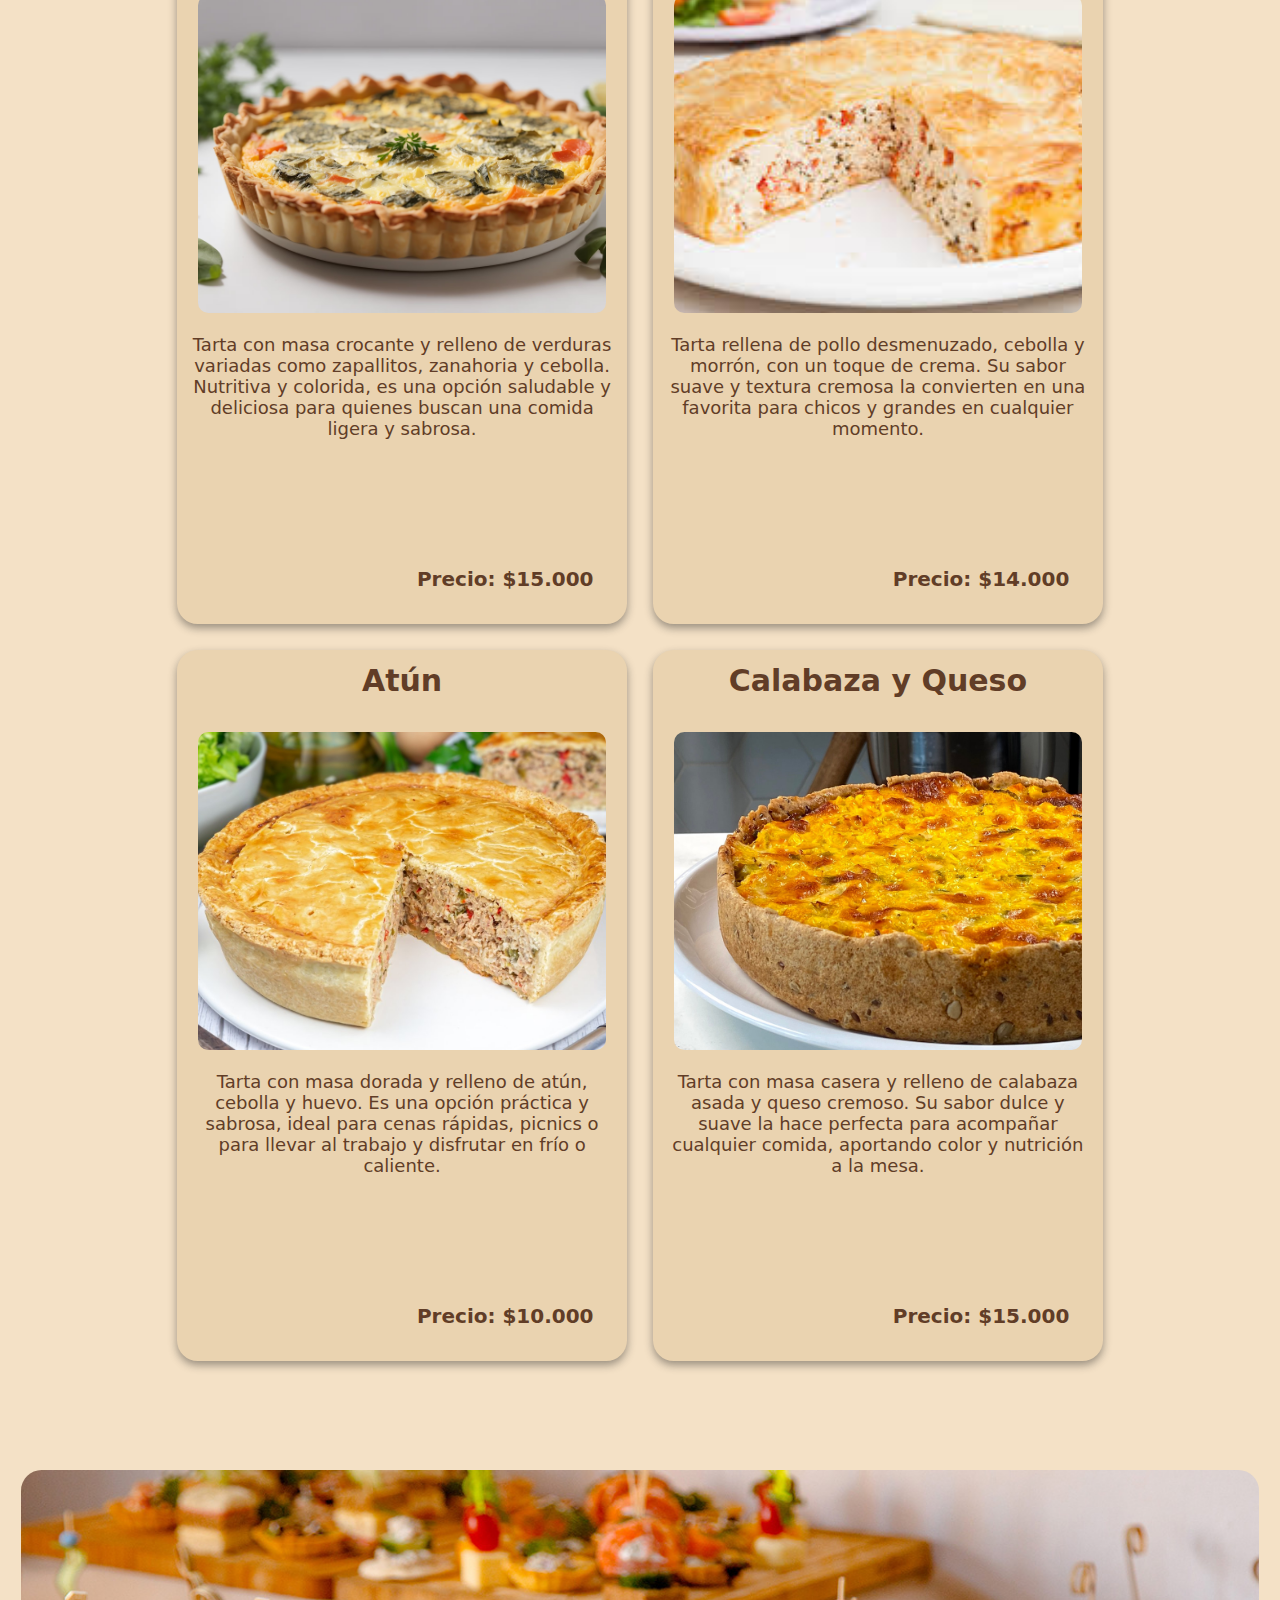
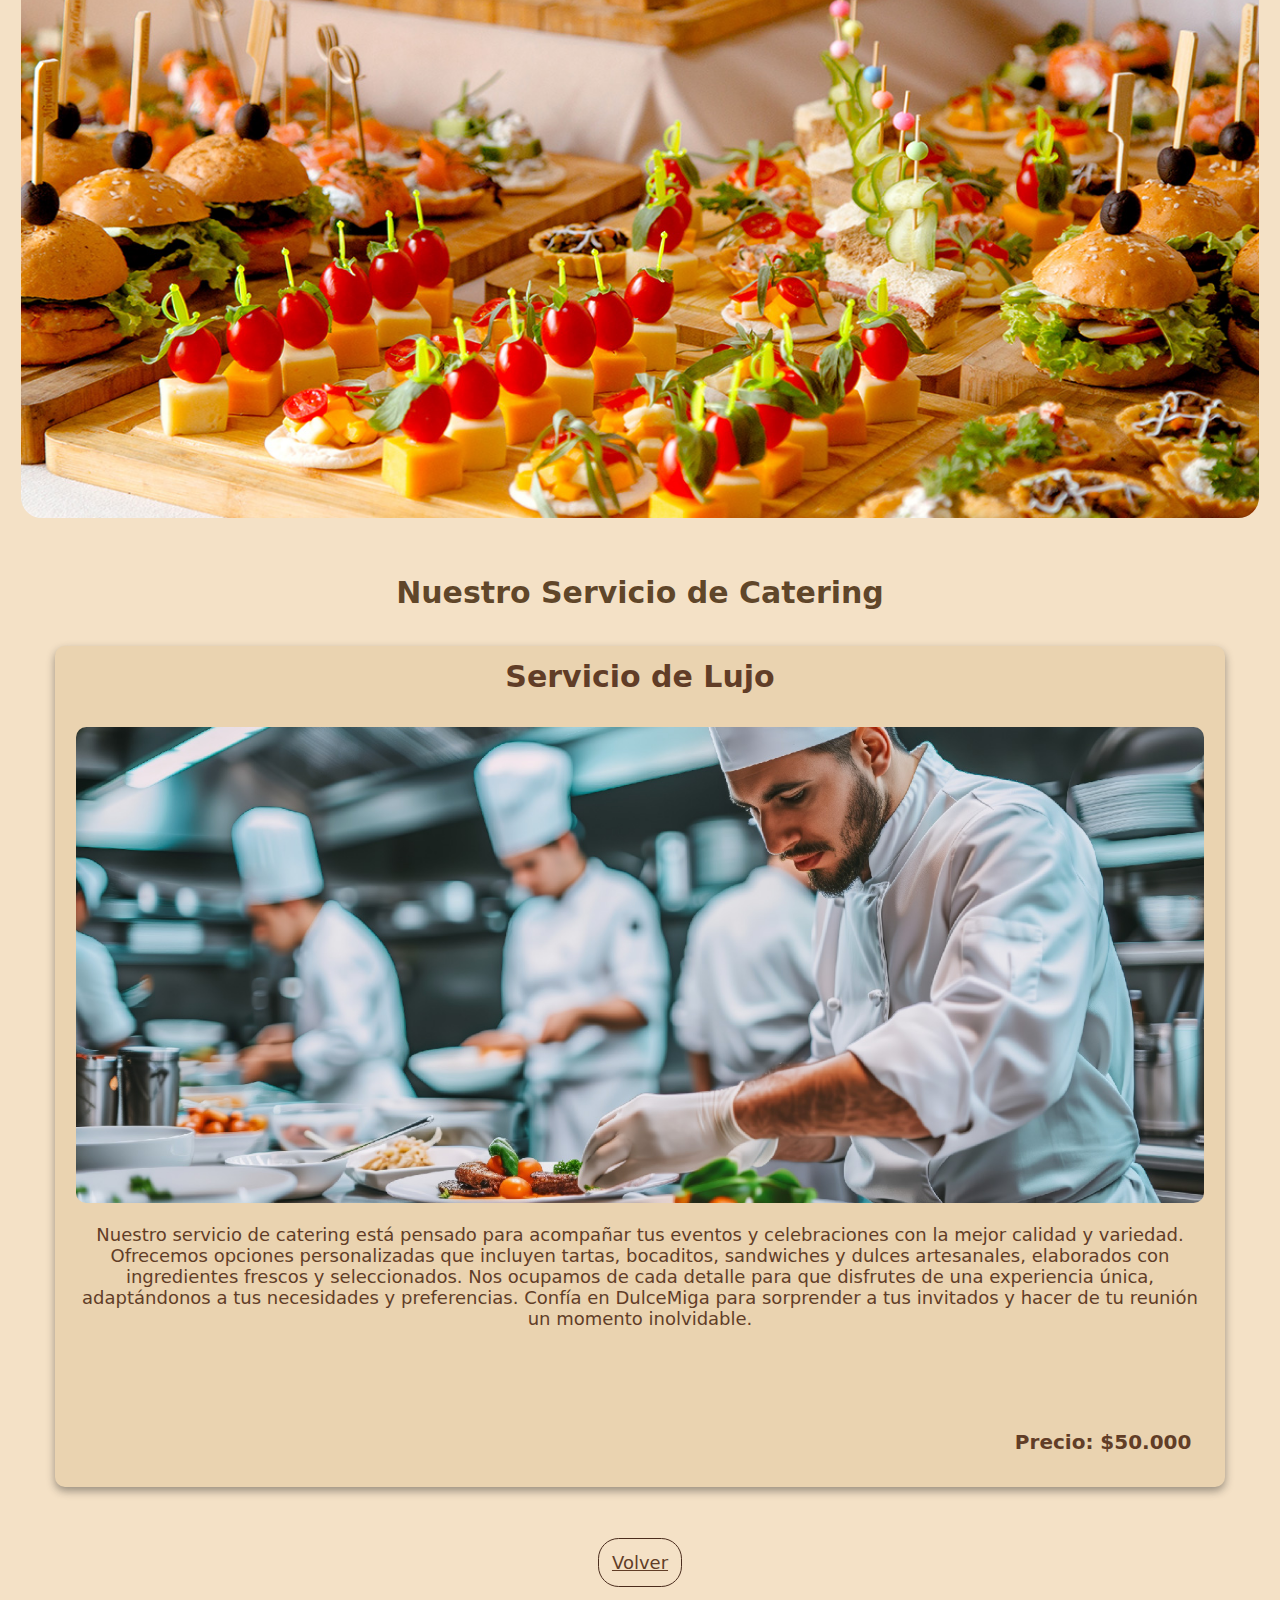
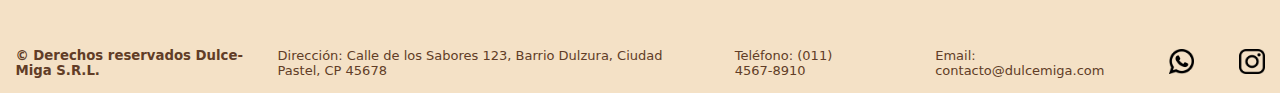
<file: pages/servicios.html>
<!DOCTYPE html>
<html lang="es">
  <head>
    <meta charset="UTF-8" />
    <meta name="viewport" content="width=device-width, initial-scale=1.0" />
    <link rel="stylesheet" href="../styles/central.css" />
    <title>Servicios</title>
  </head>
  <body>
    <header>
      <h1 class="titulo-equipo">Nuestros Servicios</h1>
      <nav class="navegacion">
        <ul class="navegacion__links">
          <li><a href="#tortas">Tortas</a></li>
          <li><a href="#facturas">Facturas</a></li>
          <li><a href="#tartas">Tartas</a></li>
          <li><a href="#catering">Catering</a></li>
        </ul>
      </nav>
    </header>
    <main>
      <nav class="banners__contenedor">
        <img
          class="banners"
          src="../img/banners-servicios/pasteleria.webp"
          alt="Foto de tortas"
        />
      </nav>
      <section class="tortas__contenedor">
        <h2 class="subtitulo-servicios" id="tortas">Nuestras Tortas</h2>
        <section class="servicios__card-contenedor">
          <section class="servicios__card">
            <h3 class="productos__titulos">Torta Rogel</h3>
            <div class="servicios__card-imagen-contenedor">
              <img
                class="servicios__card-imagen"
                src="../img/comida-servicios/torta-rogel.jpg"
                alt="foto de torta rogel"
              />
            </div>
            <p class="productos__descripcion">
              Torta Rogel con finas capas de masa crocante y abundante dulce de
              leche, cubierta con merengue italiano. Un clásico argentino, ideal
              para celebraciones y para quienes aman los sabores dulces y
              suaves.
            </p>
            <h4 class="productos__precio">Precio: $10.000</h4>
          </section>
          <section class="servicios__card">
            <h3 class="productos__titulos">Torta de Ricota</h3>
            <div class="servicios__card-imagen-contenedor">
              <img
                class="servicios__card-imagen"
                src="../img/comida-servicios/torta-de-ricota.jpg"
                alt="foto de torta de ricota"
              />
            </div>
            <p class="productos__descripcion">
              Torta de ricota suave y cremosa, con base de masa dulce y relleno
              de ricota fresca. Perfecta para acompañar el café, es una opción
              ligera y deliciosa para cualquier momento del día.
            </p>
            <h4 class="productos__precio">Precio: $10.000</h4>
          </section>
          <section class="servicios__card">
            <h3 class="productos__titulos">Torta Selva Negra</h3>
            <div class="servicios__card-imagen-contenedor">
              <img
                class="servicios__card-imagen"
                src="../img/comida-servicios/selva-negra.jpg"
                alt="foto de torta selva negra"
              />
            </div>
            <p class="productos__descripcion">
              Torta Selva Negra con bizcochuelo de chocolate, crema chantilly y
              cerezas. Su combinación de sabores y texturas la convierte en una
              favorita para los amantes del chocolate y las tortas sofisticadas.
            </p>
            <h4 class="productos__precio">Precio: $10.000</h4>
          </section>
          <section class="servicios__card">
            <h3 class="productos__titulos">Torta de Frutillas</h3>
            <div class="servicios__card-imagen-contenedor">
              <img
                class="servicios__card-imagen"
                src="../img/comida-servicios/torta-de-frutillas.jpg"
                alt="foto de torta frutillas"
              />
            </div>
            <p class="productos__descripcion">
              Torta de frutillas con bizcochuelo esponjoso, crema pastelera y
              frutillas frescas. Refrescante y colorida, es ideal para la
              primavera y el verano, y para quienes buscan un postre frutal.
            </p>
            <h4 class="productos__precio">Precio: $10.000</h4>
          </section>
          <section class="servicios__card">
            <h3 class="productos__titulos">Torta de Manzana</h3>
            <div class="servicios__card-imagen-contenedor">
              <img
                class="servicios__card-imagen"
                src="../img/comida-servicios/torta-de-manzana.jpg"
                alt="foto de torta frutillas"
              />
            </div>
            <p class="productos__descripcion">
              Torta de manzana casera, con masa suave y relleno de manzanas
              caramelizadas. Aromática y reconfortante, es perfecta para
              acompañar el té y disfrutar en reuniones familiares o tardes
              tranquilas.
            </p>
            <h4 class="productos__precio">Precio: $10.000</h4>
          </section>
          <section class="servicios__card">
            <h3 class="productos__titulos">Torta Balcarce</h3>
            <div class="servicios__card-imagen-contenedor">
              <img
                class="servicios__card-imagen"
                src="../img/comida-servicios/torta-balcarce.jpg"
                alt="foto de torta de chocolate y dulce de leche"
              />
            </div>
            <p class="productos__descripcion">
              Torta Balcarce con capas de pionono, crema chantilly, dulce de
              leche, merengue y frutas secas. Su sabor equilibrado y textura
              suave la convierten en una delicia tradicional argentina muy
              apreciada.
            </p>
            <h4 class="productos__precio">Precio: $10.000</h4>
          </section>
        </section>
      </section>
      <nav class="banners__contenedor">
        <img
          class="banners"
          src="../img/banners-servicios/mostrador-facturas.jpg"
          alt="Foto de facturas"
        />
      </nav>
      <section class="facturas__contenedor">
        <h2 class="subtitulo-servicios" id="facturas">Nuestras facturas</h2>
        <section class="servicios__card-contenedor">
          <section class="servicios__card">
            <h3 class="productos__titulos">Medialunas</h3>
            <div class="servicios__card-imagen-contenedor">
              <img
                class="servicios__card-imagen"
                src="../img/comida-servicios/medialunas.jpg"
                alt="foto de medialunas"
              />
            </div>
            <p class="productos__descripcion">
              Clásicas medialunas argentinas, suaves y doradas, con un delicado
              sabor a manteca. Perfectas para acompañar el desayuno o la
              merienda, ideales para compartir y disfrutar en cualquier momento
              especial.
            </p>
            <h4 class="productos__precio">Precio: $1000</h4>
          </section>
          <section class="servicios__card">
            <h3 class="productos__titulos">Vigilantes</h3>
            <div class="servicios__card-imagen-contenedor">
              <img
                class="servicios__card-imagen"
                src="../img/comida-servicios/vigilantes.jpg"
                alt="foto de vigilantes"
              />
            </div>
            <p class="productos__descripcion">
              Vigilantes tradicionales, alargados y cubiertos con azúcar. Su
              textura crocante por fuera y tierna por dentro los convierte en
              una opción irresistible para quienes buscan un toque dulce en sus
              desayunos.
            </p>
            <h4 class="productos__precio">Precio: $1250</h4>
          </section>
          <section class="servicios__card">
            <h3 class="productos__titulos">Bolas de Fraile</h3>
            <div class="servicios__card-imagen-contenedor">
              <img
                class="servicios__card-imagen"
                src="../img/comida-servicios/bola-de-fraile.jpg"
                alt="foto de
              bola de fraile"
              />
            </div>
            <p class="productos__descripcion">
              Bolas de fraile rellenas con dulce de leche, espolvoreadas con
              azúcar. Esponjosas y deliciosas, son el clásico argentino que
              alegra cualquier mesa y conquista a grandes y chicos por igual.
            </p>
            <h4 class="productos__precio">Precio: $1250</h4>
          </section>
          <section class="servicios__card">
            <h3 class="productos__titulos">Churros</h3>
            <div class="servicios__card-imagen-contenedor">
              <img
                class="servicios__card-imagen"
                src="../img/comida-servicios/churros.jpeg"
                alt="foto de churros"
              />
            </div>
            <p class="productos__descripcion">
              Churros recién hechos, crocantes por fuera y suaves por dentro,
              rellenos de dulce de leche o bañados en azúcar. Ideales para
              acompañar el mate o el café en tardes frescas.
            </p>
            <h4 class="productos__precio">Precio: $1400</h4>
          </section>
          <section class="servicios__card">
            <h3 class="productos__titulos">Cañoncitos</h3>
            <div class="servicios__card-imagen-contenedor">
              <img
                class="servicios__card-imagen"
                src="../img/comida-servicios/canioncitos.jpg"
                alt="Fotos de canioncitos"
              />
            </div>
            <p class="productos__descripcion">
              Cañoncitos de hojaldre rellenos con crema pastelera, cubiertos con
              azúcar impalpable. Su textura crujiente y su relleno suave los
              hacen perfectos para disfrutar en cualquier ocasión especial.
            </p>
            <h4 class="productos__precio">Precio: $1250</h4>
          </section>
          <section class="servicios__card">
            <h3 class="productos__titulos">Tortas Negras</h3>
            <div class="servicios__card-imagen-contenedor">
              <img
                class="servicios__card-imagen"
                src="../img/comida-servicios/tortas-negras.avif"
                alt="foto de tortas tortas-negras"
              />
            </div>
            <p class="productos__descripcion">
              Tortas negras con masa suave y cubierta de azúcar negra. Son el
              clásico de las panaderías argentinas, ideales para acompañar
              desayunos y meriendas, y compartir con amigos y familia.
            </p>
            <h4 class="productos__precio">Precio: $1250</h4>
          </section>
        </section>
      </section>
      <nav class="banners__contenedor">
        <img
          class="banners"
          src="../img/banners-servicios/mostrador-tartas.jpg"
          alt="Foto de tartas"
        />
      </nav>
      <section class="tartas__contenedor">
        <h2 class="subtitulo-servicios" id="tartas">Nuestras Tartas</h2>
        <section class="servicios__card-contenedor">
          <section class="servicios__card">
            <h3 class="productos__titulos">Jamón y Queso</h3>
            <div class="servicios__card-imagen-contenedor">
              <img
                class="servicios__card-imagen"
                src="../img/comida-servicios/tarta-jamon-y-queso.avif"
                alt="foto de tarta de jamon y queso"
              />
            </div>
            <p class="productos__descripcion">
              Tarta clásica con masa casera, rellena de jamón cocido y queso
              cremoso. Ideal para almuerzos rápidos, picnics o reuniones
              familiares. Su sabor suave y textura la hacen irresistible.
            </p>
            <h4 class="productos__precio">Precio: $12.000</h4>
          </section>
          <section class="servicios__card">
            <h3 class="productos__titulos">Pascualina</h3>
            <div class="servicios__card-imagen-contenedor">
              <img
                class="servicios__card-imagen"
                src="../img/comida-servicios/tarta-pascualina.jpg"
                alt="foto de tarta pascualina"
              />
            </div>
            <p class="productos__descripcion">
              Tarta tradicional rellena de espinaca, acelga y huevo duro,
              envuelta en masa fina. Es un clásico de la cocina argentina,
              perfecta para compartir en cualquier ocasión y disfrutar de
              sabores frescos.
            </p>
            <h4 class="productos__precio">Precio: $15.000</h4>
          </section>
          <section class="servicios__card">
            <h3 class="productos__titulos">Verduras</h3>
            <div class="servicios__card-imagen-contenedor">
              <img
                class="servicios__card-imagen"
                src="../img/comida-servicios/tarta-verduras.avif"
                alt="foto de tarta de verduras"
              />
            </div>
            <p class="productos__descripcion">
              Tarta con masa crocante y relleno de verduras variadas como
              zapallitos, zanahoria y cebolla. Nutritiva y colorida, es una
              opción saludable y deliciosa para quienes buscan una comida ligera
              y sabrosa.
            </p>
            <h4 class="productos__precio">Precio: $15.000</h4>
          </section>
          <section class="servicios__card">
            <h3 class="productos__titulos">Pollo</h3>
            <div class="servicios__card-imagen-contenedor">
              <img
                class="servicios__card-imagen"
                src="../img/comida-servicios/tarta-pollo.jpg"
                alt="foto de tarta de pollo"
              />
            </div>
            <p class="productos__descripcion">
              Tarta rellena de pollo desmenuzado, cebolla y morrón, con un toque
              de crema. Su sabor suave y textura cremosa la convierten en una
              favorita para chicos y grandes en cualquier momento.
            </p>
            <h4 class="productos__precio">Precio: $14.000</h4>
          </section>
          <section class="servicios__card">
            <h3 class="productos__titulos">Atún</h3>
            <div class="servicios__card-imagen-contenedor">
              <img
                class="servicios__card-imagen"
                src="../img/comida-servicios/tarta-de-atun.jpg"
                alt="foto de tarta de atún"
              />
            </div>
            <p class="productos__descripcion">
              Tarta con masa dorada y relleno de atún, cebolla y huevo. Es una
              opción práctica y sabrosa, ideal para cenas rápidas, picnics o
              para llevar al trabajo y disfrutar en frío o caliente.
            </p>
            <h4 class="productos__precio">Precio: $10.000</h4>
          </section>
          <section class="servicios__card">
            <h3 class="productos__titulos">Calabaza y Queso</h3>
            <div class="servicios__card-imagen-contenedor">
              <img
                class="servicios__card-imagen"
                src="../img/comida-servicios/tarta-calabaza-y-queso.jpg"
                alt="foto de tarta de calabaza y queso"
              />
            </div>
            <p class="productos__descripcion">
              Tarta con masa casera y relleno de calabaza asada y queso cremoso.
              Su sabor dulce y suave la hace perfecta para acompañar cualquier
              comida, aportando color y nutrición a la mesa.
            </p>
            <h4 class="productos__precio">Precio: $15.000</h4>
          </section>
        </section>
      </section>
      <nav class="banners__contenedor">
        <img
          class="banners"
          src="../img/banners-servicios/servicio-catering.jpg"
          alt="Foto de servicio de catering"
        />
      </nav>
      <section class="catering__contenedor">
        <h2 class="subtitulo-servicios" id="catering">
          Nuestro Servicio de Catering
        </h2>
        <section class="servicios__card-contenedor">
          <section class="card" id="catering__card">
            <h3 class="productos__titulos">Servicio de Lujo</h3>
            <div
              class="servicios__card-imagen-contenedor"
              id="catering__imagen"
            >
              <img
                class="servicios__card-imagen"
                src="../img/comida-servicios/catering.jpg"
                alt="foto de el equipo de catering trabajando"
              />
            </div>
            <p class="productos__descripcion" id="catering__descripcion">
              Nuestro servicio de catering está pensado para acompañar tus
              eventos y celebraciones con la mejor calidad y variedad. Ofrecemos
              opciones personalizadas que incluyen tartas, bocaditos, sandwiches
              y dulces artesanales, elaborados con ingredientes frescos y
              seleccionados. Nos ocupamos de cada detalle para que disfrutes de
              una experiencia única, adaptándonos a tus necesidades y
              preferencias. Confía en DulceMiga para sorprender a tus invitados
              y hacer de tu reunión un momento inolvidable.
            </p>
            <h4 class="productos__precio">Precio: $50.000</h4>
          </section>
        </section>
      </section>
      <div class="contenedor-volver">
        <a class="volver" href="../index.html">Volver</a>
      </div>
    </main>
    <footer>
      <nav class="navegador-footer">
        <h5>&copy; Derechos reservados Dulce-Miga S.R.L.</h5>
        <ul class="navegador-footer__links">
          <li>
            Dirección: Calle de los Sabores 123, Barrio Dulzura, Ciudad Pastel,
            CP 45678
          </li>
          <li>Teléfono: (011) 4567-8910</li>
          <li>Email: contacto@dulcemiga.com</li>
          <li>
            <span class="navegador-footer__redes">
              <a target="_blank" href="https://wa.me/543364313350">
                <img
                  src="../img/logos/whatsapp.png"
                  alt="Icono de Whatsapp"
                  class="navegador-footer__imagen"
                />
              </a>
              <a target="_blank" href="https://www.instagram.com/">
                <img
                  src="../img/logos/instagram.png"
                  alt="Icono de Instagram"
                  class="navegador-footer__imagen"
                />
              </a>
            </span>
          </li>
        </ul>
      </nav>
    </footer>
  </body>
</html>
</file>
<file: styles/central.css>
/**LISTO**/

@import url(variables.css);
@import url(base.css);
@import url(cards.css);
@import url(header.css);
@import url(main.css);
@import url(footer.css);
@import url(contacto.css);
@import url(equipo.css);
@import url(volver.css);
@import url(servicios.css);
</file>
